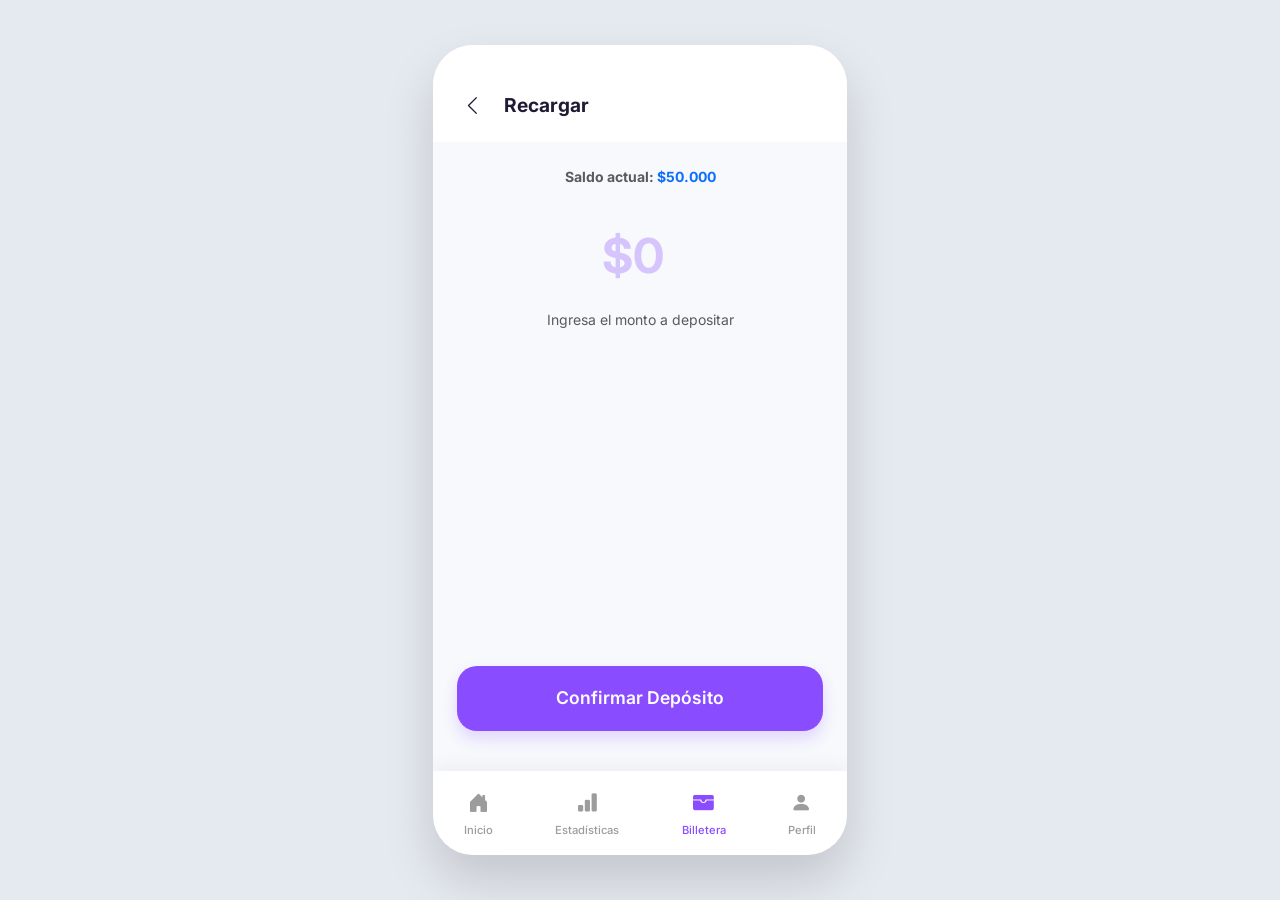
<file: deposit.html>
<!DOCTYPE html>
<html lang="es">
<head>
    <meta charset="UTF-8">
    <meta name="viewport" content="width=device-width, initial-scale=1.0">
    <title>Alke Wallet - Depositar</title>
        <link href="https://cdn.jsdelivr.net/npm/bootstrap@5.3.0/dist/css/bootstrap.min.css" rel="stylesheet">
    <link rel="stylesheet" href="https://cdn.jsdelivr.net/npm/bootstrap-icons@1.10.5/font/bootstrap-icons.css">
        <link href="css/style.css" rel="stylesheet">
</head>
<body>
    <main class="billetera-container">

        <header class="page-header">
            <a href="menu.html" class="back-btn"><i class="bi bi-chevron-left"></i></a>
            <h2 class="page-title">Recargar</h2>
        </header>

        <div id="alert-container"></div>

        <form id="depositForm" style="display: none;" class="mt-4">

            <div class="text-center mb-5 mt-2">
                <p class="text-muted small fw-bold">Saldo actual: <span id="currentBalance" class="text-primary"></span></p>
                <input type="number" class="large-amount-input" id="amount" placeholder="$0" min="1" step="1" required>
                <div class="text-muted small">Ingresa el monto a depositar</div>
            </div>

            <div class="form-group mt-5" style="position: absolute; bottom: 100px; width: 100%; left: 0;">
                <button type="submit" class="btn-primary-custom btn-action">
                    Confirmar Depósito
                </button>
            </div>
        </form>

                <nav class="bottom-nav">
            <a href="menu.html" class="nav-item">
                <i class="bi bi-house-door-fill"></i> Inicio
            </a>
            <a href="transactions.html" class="nav-item">
                <i class="bi bi-bar-chart-fill"></i> Estadísticas
            </a>
            <a href="deposit.html" class="nav-item active">
                <i class="bi bi-wallet-fill"></i> Billetera
            </a>
            <a href="login.html" class="nav-item">
                <i class="bi bi-person-fill"></i> Perfil
            </a>
        </nav>
    </main>

    <script src="https://code.jquery.com/jquery-3.7.1.min.js"></script>
    <script src="js/app.js"></script>
    <script>
        $(document).ready(function() {
            const saldoInicial = obtenerSaldo();
            $('#currentBalance').text('$' + saldoInicial.toLocaleString('es-CL'));

            $('#depositForm').slideDown(500);

            $('#depositForm').submit(function(e) {
                e.preventDefault();
                const btn = $('.btn-action');
                const monto = parseFloat($('#amount').val());

                if (monto && monto > 0) {
                    btn.prop('disabled', true).html('<div class="spinner-border spinner-border-sm text-white"></div> Procesando');

                    const saldoActual = obtenerSaldo();
                    const nuevoSaldo = saldoActual + monto;

                    actualizarSaldo(nuevoSaldo);
                    agregarMovimiento('Ingreso', monto, 'Recarga de saldo');

                    $({ Counter: saldoActual }).animate({
                        Counter: nuevoSaldo
                    }, {
                        duration: 800,
                        easing: 'swing',
                        step: function (now) {
                            $('#currentBalance').text('$' + Math.ceil(now).toLocaleString('es-CL'));
                        }
                    });

                    setTimeout(() => {
                        const alertHtml = `
                            <div class="alert alert-success alert-custom mt-3 text-center border-0 bg-success text-white" role="alert" style="display:none;" id="successAlert">
                                <i class="bi bi-check-circle-fill fs-1 d-block mb-2"></i>
                                Recarga exitosa.<br><strong class="fs-4">$${monto.toLocaleString('es-CL')}</strong>
                            </div>
                        `;
                        $('#alert-container').html(alertHtml);
                        $('#successAlert').slideDown();

                        btn.html('Completado').css('background', '#10B981');

                        setTimeout(function() {
                            window.location.href = 'menu.html';
                        }, 2000);
                    }, 800);
                }
            });
        });
    </script>
</body>
</html>
</file>
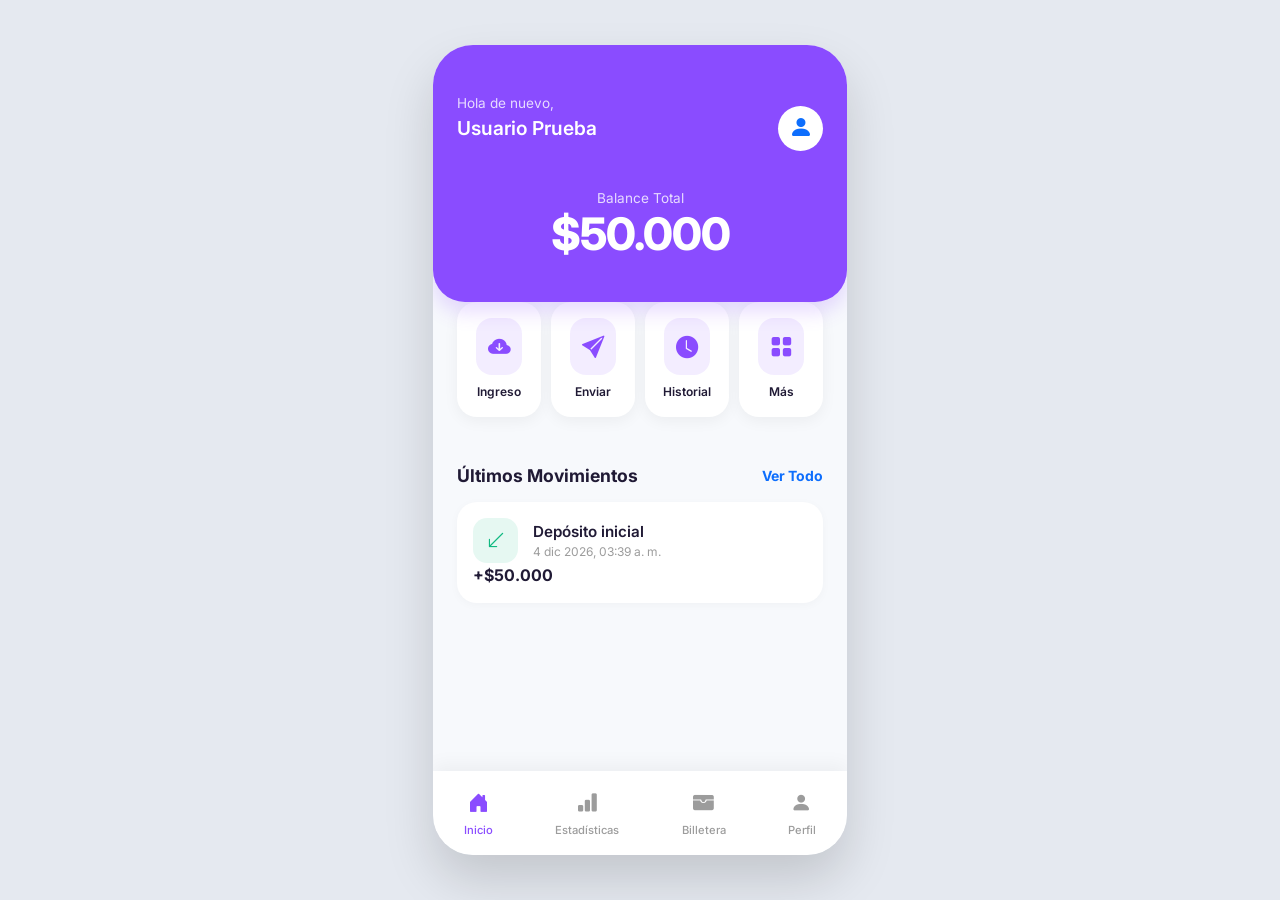
<file: menu.html>
<!DOCTYPE html>
<html lang="es">
<head>
    <meta charset="UTF-8">
    <meta name="viewport" content="width=device-width, initial-scale=1.0">
    <title>Alke Wallet - Home</title>
        <link href="https://cdn.jsdelivr.net/npm/bootstrap@5.3.0/dist/css/bootstrap.min.css" rel="stylesheet">
    <link rel="stylesheet" href="https://cdn.jsdelivr.net/npm/bootstrap-icons@1.10.5/font/bootstrap-icons.css">
        <link href="css/style.css" rel="stylesheet">
</head>
<body>
    <main class="billetera-container">
                <header class="app-header" style="display: none;">
            <div class="d-flex justify-content-between align-items-center">
                <div>
                    <p class="greeting">Hola de nuevo,</p>
                    <h2 class="username" id="userName">Usuario</h2>
                </div>
                <div class="user-avatar bg-white text-primary rounded-circle d-flex align-items-center justify-content-center" style="width: 45px; height: 45px;">
                    <i class="bi bi-person-fill fs-4"></i>
                </div>
            </div>

            <div class="mt-4 text-center">
                <p class="balance-title">Balance Total</p>
                <h1 class="balance-amount" id="balanceDisplay">$0</h1>
            </div>
        </header>

                <div class="action-grid" style="display: none;">
            <div class="action-btn menu-btn" data-url="deposit.html" data-name="Depósito">
                <i class="bi bi-cloud-arrow-down-fill"></i>
                <span>Ingreso</span>
            </div>
            <div class="action-btn menu-btn" data-url="sendmoney.html" data-name="Transferencia">
                <i class="bi bi-send-fill"></i>
                <span>Enviar</span>
            </div>
            <div class="action-btn menu-btn" data-url="transactions.html" data-name="Historial">
                <i class="bi bi-clock-fill"></i>
                <span>Historial</span>
            </div>
            <div class="action-btn menu-btn" data-url="#" data-name="Más">
                <i class="bi bi-grid-fill"></i>
                <span>Más</span>
            </div>
        </div>

        <div id="redirectMsg" class="alert alert-info alert-custom text-center mt-3" style="display: none;" role="alert"></div>

                <div class="mt-4" style="display: none;" id="recentSection">
            <div class="d-flex justify-content-between align-items-center px-4 mb-3">
                <h3 class="section-title p-0 m-0">Últimos Movimientos</h3>
                <a href="transactions.html" class="text-primary text-decoration-none small fw-bold">Ver Todo</a>
            </div>
            <div class="lists-container" id="recentList">
                            </div>
        </div>

                <nav class="bottom-nav">
            <a href="menu.html" class="nav-item active">
                <i class="bi bi-house-door-fill"></i> Inicio
            </a>
            <a href="transactions.html" class="nav-item">
                <i class="bi bi-bar-chart-fill"></i> Estadísticas
            </a>
            <a href="deposit.html" class="nav-item">
                <i class="bi bi-wallet-fill"></i> Billetera
            </a>
            <a href="login.html" class="nav-item">
                <i class="bi bi-person-fill"></i> Perfil
            </a>
        </nav>
    </main>

        <script src="https://code.jquery.com/jquery-3.7.1.min.js"></script>
    <script src="js/app.js"></script>
    <script>
        $(document).ready(function() {

            const usuario = JSON.parse(localStorage.getItem('billetera_usuario'));
            if(usuario && usuario.name) {
                $('#userName').text(usuario.name);
            }

            const saldoActual = obtenerSaldo();
            $({ Counter: 0 }).animate({
                Counter: saldoActual
            }, {
                duration: 1200,
                easing: 'swing',
                step: function (now) {
                    $('#balanceDisplay').text('$' + Math.ceil(now).toLocaleString('es-CL'));
                }
            });

            $('.app-header').slideDown(600);
            $('.action-grid').delay(300).fadeIn(600);
            $('#recentSection').delay(600).fadeIn(500);

            function renderRecent() {
                const movimientos = obtenerMovimientos().slice(0, 3); 
                const container = $('#recentList');

                movimientos.forEach((mov, index) => {
                    const esIngreso = mov.type === 'Ingreso';
                    const iconClass = esIngreso ? 'bi-arrow-down-left icon-green' : 'bi-arrow-up-right icon-red';
                    const amountClass = esIngreso ? 'text-positive' : 'text-dark';
                    const signo = esIngreso ? '+' : '-';

                    const item = $(`
                        <div class="item-card" id="recent-${index}">
                            <div class="item-left">
                                <div class="item-icon ${iconClass}"></div>
                                <div>
                                    <p class="item-name">${mov.detail || mov.type}</p>
                                    <p class="item-date">${mov.date}</p>
                                </div>
                            </div>
                            <div class="item-val ${amountClass}">${signo}$${mov.amount.toLocaleString('es-CL')}</div>
                        </div>
                    `);
                    container.append(item);
                    item.delay((index+1)*150 + 600).slideDown(300);
                });
            }
            renderRecent();

            $('.menu-btn').click(function(e) {
                e.preventDefault();
                const url = $(this).data('url');
                const name = $(this).data('name');
                if(url === '#') return; 

                $('.app-header, .action-grid, #recentSection').slideUp(400);

                setTimeout(() => {
                    $('#redirectMsg').html(`<div class="spinner-border spinner-border-sm me-2"></div> Abriendo ${name}...`).fadeIn();
                }, 400);

                setTimeout(() => { window.location.href = url; }, 1000);
            });
        });
    </script>
</body>
</html>
</file>
<file: css/style.css>
@import url('https://fonts.googleapis.com/css2?family=Inter:wght@400;500;600;700;800&display=swap');

:root {
  --primary-color: #8A4CFF;   --primary-gradient: linear-gradient(135deg, #A469FF, #6B2BEC);
  --bg-color: #f7f9fc;
  --card-bg: #ffffff;
  --text-dark: #201a35;
  --text-muted: #9c9c9c;
  --success-color: #10B981;
  --danger-color: #EF4444;
}

body {
  background-color: #e5e9f0;   font-family: 'Inter', sans-serif;
  height: 100vh;
  margin: 0;
  display: flex;
  align-items: center;
  justify-content: center;
  color: var(--text-dark);
}

.billetera-container {
  background-color: var(--bg-color);
  width: 100%;
  max-width: 414px;   height: 90vh;
  max-height: 850px;
  border-radius: 40px;
  box-shadow: 0 25px 50px rgba(0, 0, 0, 0.15);
  position: relative;
  overflow-y: auto;
  overflow-x: hidden;
  padding-bottom: 80px; }

.billetera-container::-webkit-scrollbar {
  display: none;
}

.app-header {
  background: var(--primary-color);
  color: white;
  padding: 3rem 1.5rem 2.5rem 1.5rem;
  border-radius: 0 0 32px 32px;
  position: relative;
  box-shadow: 0 10px 20px rgba(138, 76, 255, 0.2);
}

.app-header .greeting {
  font-size: 0.85rem;
  opacity: 0.8;
  margin-bottom: 0.2rem;
}

.app-header .username {
  font-weight: 600;
  font-size: 1.2rem;
  margin-bottom: 1.5rem;
}

.app-header .balance-title {
  font-size: 0.85rem;
  opacity: 0.8;
  margin-bottom: 0px;
}

.app-header .balance-amount {
  font-size: 2.8rem;
  font-weight: 800;
  margin: 0;
  letter-spacing: -1px;
}

.action-grid {
  display: grid;
  grid-template-columns: repeat(4, 1fr);
  gap: 10px;
  padding: 1.5rem;
  margin-top: -1.5rem; }

.action-btn {
  background-color: var(--card-bg);
  border: none;
  border-radius: 20px;
  padding: 1rem 0;
  display: flex;
  flex-direction: column;
  align-items: center;
  justify-content: center;
  box-shadow: 0 4px 15px rgba(0,0,0,0.05);
  text-decoration: none;
  color: var(--text-dark);
  transition: all 0.2s;
  cursor: pointer;
}

.action-btn:hover {
  transform: translateY(-3px);
  box-shadow: 0 8px 20px rgba(138, 76, 255, 0.15);
  color: var(--primary-color);
}

.action-btn i {
  font-size: 1.4rem;
  color: var(--primary-color);
  margin-bottom: 8px;
  background: rgba(138, 76, 255, 0.1);
  padding: 12px;
  border-radius: 16px;
}

.action-btn span {
  font-size: 0.75rem;
  font-weight: 600;
}

.section-title {
  font-size: 1.1rem;
  font-weight: 700;
  padding: 0 1.5rem;
  margin-bottom: 1rem;
  color: var(--text-dark);
}

.lists-container {
  padding: 0 1.5rem;
}

.item-card {
  background: var(--card-bg);
  border-radius: 20px;
  padding: 1rem;
  display: flex;
  align-items: center;
  justify-content: space-between;
  margin-bottom: 12px;
  box-shadow: 0 2px 10px rgba(0,0,0,0.03);
  display: none; }

.item-left {
  display: flex;
  align-items: center;
}

.item-icon {
  width: 45px;
  height: 45px;
  border-radius: 14px;
  display: flex;
  align-items: center;
  justify-content: center;
  font-size: 1.2rem;
  margin-right: 15px;
}

.icon-purple {
  background: rgba(138, 76, 255, 0.1);
  color: var(--primary-color);
}

.icon-green {
  background: rgba(16, 185, 129, 0.1);
  color: var(--success-color);
}

.icon-red {
  background: rgba(239, 68, 68, 0.1);
  color: var(--danger-color);
}

.item-name {
  font-weight: 600;
  font-size: 0.95rem;
  margin: 0;
}

.item-date {
  font-size: 0.75rem;
  color: var(--text-muted);
  margin: 0;
}

.item-val {
  font-weight: 700;
  font-size: 1rem;
}

.bottom-nav {
  position: absolute;
  bottom: 0;
  left: 0;
  width: 100%;
  background: var(--card-bg);
  display: flex;
  justify-content: space-around;
  padding: 1rem 0;
  box-shadow: 0 -5px 20px rgba(0,0,0,0.05);
  border-radius: 0 0 40px 40px;
  z-index: 100;
}

.nav-item {
  text-decoration: none;
  color: var(--text-muted);
  display: flex;
  flex-direction: column;
  align-items: center;
  font-size: 0.7rem;
  font-weight: 500;
  transition: 0.2s;
}

.nav-item i {
  font-size: 1.3rem;
  margin-bottom: 4px;
}

.nav-item.active, .nav-item:hover {
  color: var(--primary-color);
}

.page-header {
  padding: 2.5rem 1.5rem 1rem;
  display: flex;
  align-items: center;
  background: var(--card-bg);
  position: sticky;
  top: 0;
  z-index: 50;
}

.back-btn {
  color: var(--text-dark);
  font-size: 1.3rem;
  text-decoration: none;
  margin-right: 1rem;
  padding: 5px;
}

.page-title {
  font-size: 1.2rem;
  font-weight: 700;
  margin: 0;
}

.form-group {
  padding: 0 1.5rem;
  margin-bottom: 1.5rem;
}

.form-label {
  font-weight: 600;
  color: var(--text-dark);
  font-size: 0.9rem;
  margin-bottom: 8px;
}

.clean-input {
  width: 100%;
  border: 1px solid #ebedf2;
  background: #fdfdfd;
  padding: 1rem 1.2rem;
  border-radius: 16px;
  font-family: 'Inter', sans-serif;
  font-size: 1rem;
  transition: 0.3s;
}

.clean-input:focus {
  outline: none;
  border-color: var(--primary-color);
  box-shadow: 0 0 0 4px rgba(138, 76, 255, 0.1);
}

.btn-primary-custom {
  background: var(--primary-color);
  color: white;
  border: none;
  width: 100%;
  padding: 1.2rem;
  border-radius: 20px;
  font-weight: 600;
  font-size: 1.1rem;
  cursor: pointer;
  transition: 0.2s;
  display: block;
  text-align: center;
  text-decoration: none;
  box-shadow: 0 8px 15px rgba(138, 76, 255, 0.2);
}

.btn-primary-custom:hover {
  background: #7a3def;
  transform: translateY(-2px);
  color: white;
}

.large-amount-input {
  text-align: center;
  font-size: 3rem;
  font-weight: 700;
  border: none;
  background: transparent;
  width: 100%;
  color: var(--primary-color);
  margin: 1rem 0;
}
.large-amount-input:focus {
  outline: none;
}
.large-amount-input::placeholder {
  color: rgba(138, 76, 255, 0.3);
}

.alert-custom {
  margin: 0 1.5rem;
  border-radius: 14px;
}

.ui-autocomplete {
  border-radius: 16px;
  border: none;
  box-shadow: 0 10px 30px rgba(0,0,0,0.1);
  padding: 10px;
}
.ui-menu-item-wrapper {
  padding: 12px 15px;
  border-radius: 10px;
}
.ui-state-active {
  background: rgba(138, 76, 255, 0.1) !important;
  color: var(--primary-color) !important;
}

.login-header {
  text-align: center;
  padding: 4rem 1.5rem 2rem;
}
.login-header i {
  font-size: 4rem;
  color: var(--primary-color);
  margin-bottom: 1rem;
}
</file>
